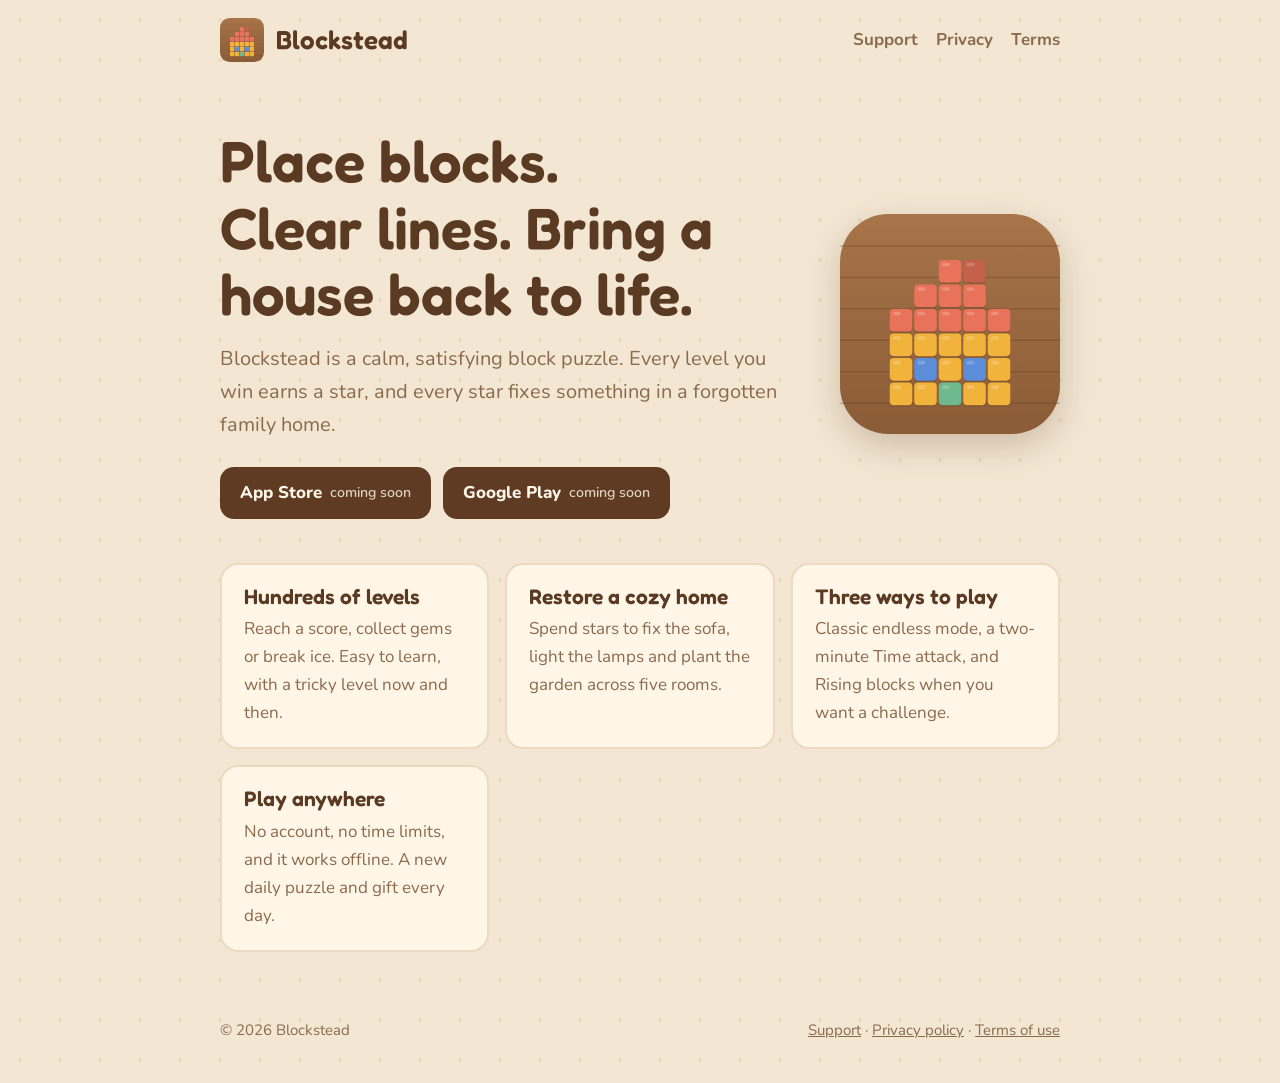
<file: index.html>
<!doctype html>
<html lang="en">
<head>
  <meta charset="utf-8">
  <meta name="viewport" content="width=device-width, initial-scale=1, viewport-fit=cover">
  <title>Blockstead: Block Puzzle Home</title>
  <meta name="description" content="Blockstead is a relaxing block puzzle game. Clear lines, solve levels and restore a cozy house, one room at a time.">
  <link rel="icon" href="icon.svg" type="image/svg+xml">
  <link rel="preconnect" href="https://fonts.googleapis.com">
  <link rel="preconnect" href="https://fonts.gstatic.com" crossorigin>
  <link rel="stylesheet" href="https://fonts.googleapis.com/css2?family=Fredoka:wght@600&family=Nunito:wght@400;700;800&display=swap">
  <link rel="stylesheet" href="style.css">
</head>
<body>
  <div class="wrap">
    <header class="site">
      <a class="brand" href="./"><img src="icon.svg" alt="">Blockstead</a>
      <nav class="links" aria-label="Site">
        <a href="support">Support</a>
        <a href="privacy">Privacy</a>
        <a href="terms">Terms</a>
      </nav>
    </header>

    <main>
      <section class="hero">
        <div>
          <h1>Place blocks. Clear lines. Bring a house back to life.</h1>
          <p class="lede">Blockstead is a calm, satisfying block puzzle. Every level you win earns a star, and every star fixes something in a forgotten family home.</p>
          <div class="badges" aria-label="Coming soon">
            <span class="badge">App Store <small>coming soon</small></span>
            <span class="badge">Google Play <small>coming soon</small></span>
          </div>
        </div>
        <img src="icon.svg" alt="Blockstead app icon: a little house built from colorful blocks">
      </section>

      <section class="features" aria-label="Features">
        <div class="feature">
          <h3>Hundreds of levels</h3>
          <p>Reach a score, collect gems or break ice. Easy to learn, with a tricky level now and then.</p>
        </div>
        <div class="feature">
          <h3>Restore a cozy home</h3>
          <p>Spend stars to fix the sofa, light the lamps and plant the garden across five rooms.</p>
        </div>
        <div class="feature">
          <h3>Three ways to play</h3>
          <p>Classic endless mode, a two-minute Time attack, and Rising blocks when you want a challenge.</p>
        </div>
        <div class="feature">
          <h3>Play anywhere</h3>
          <p>No account, no time limits, and it works offline. A new daily puzzle and gift every day.</p>
        </div>
      </section>
    </main>

    <footer class="site">
      <span>© 2026 Blockstead</span>
      <span><a href="support">Support</a> · <a href="privacy">Privacy policy</a> · <a href="terms">Terms of use</a></span>
    </footer>
  </div>
</body>
</html>
</file>
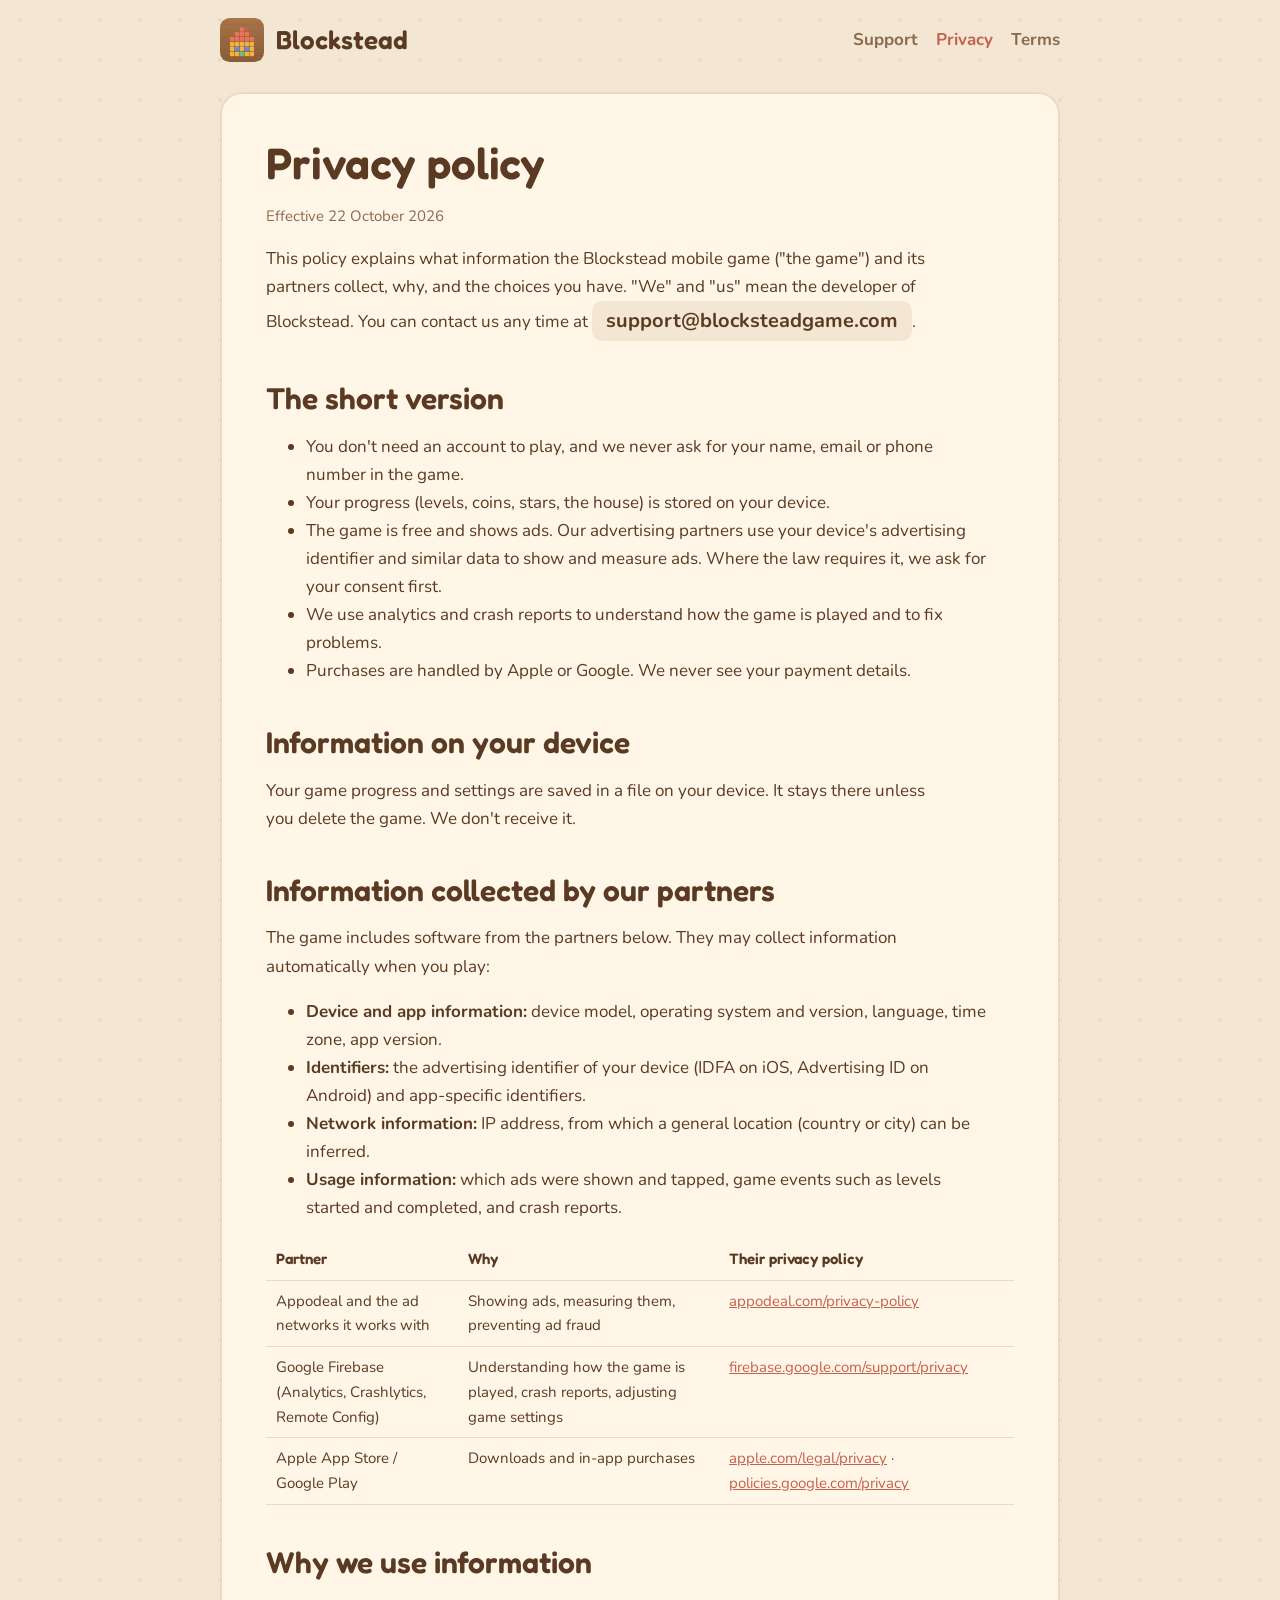
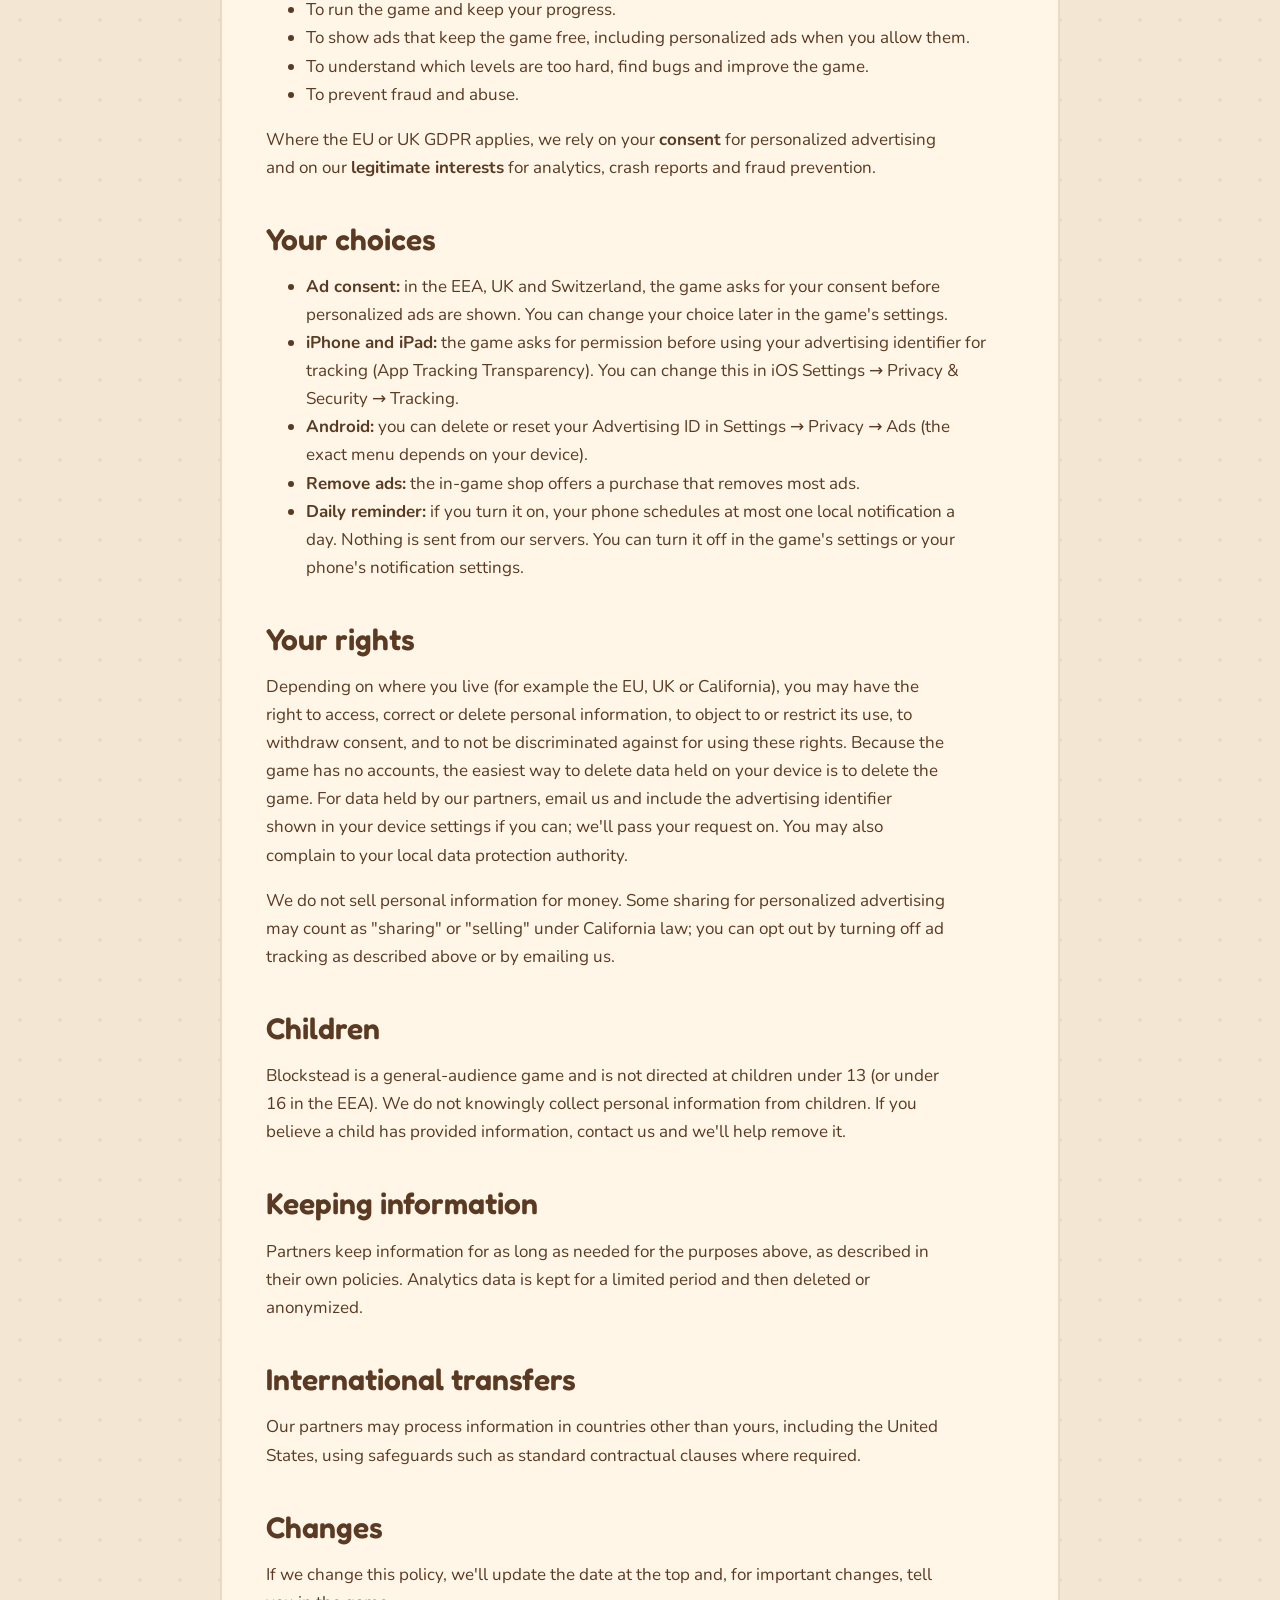
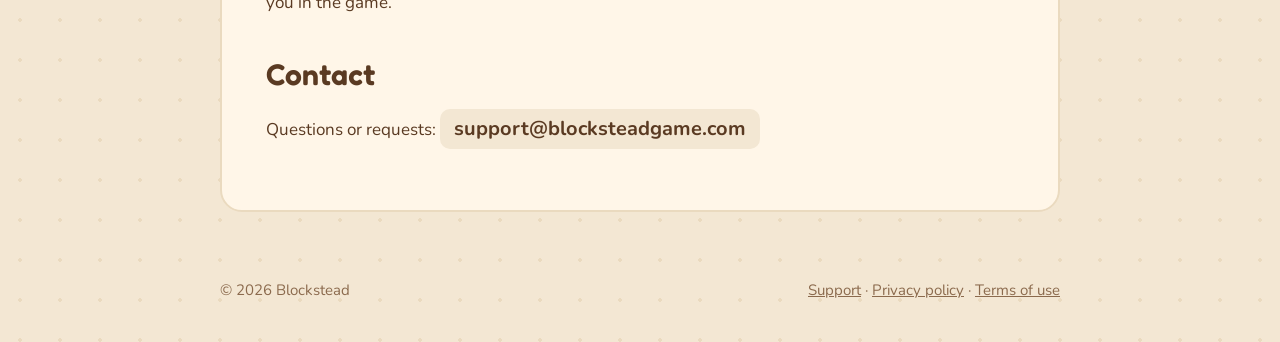
<file: privacy.html>
<!doctype html>
<html lang="en">
<head>
  <meta charset="utf-8">
  <meta name="viewport" content="width=device-width, initial-scale=1, viewport-fit=cover">
  <title>Blockstead Privacy Policy</title>
  <meta name="description" content="How the Blockstead game handles your data.">
  <link rel="icon" href="icon.svg" type="image/svg+xml">
  <link rel="preconnect" href="https://fonts.googleapis.com">
  <link rel="preconnect" href="https://fonts.gstatic.com" crossorigin>
  <link rel="stylesheet" href="https://fonts.googleapis.com/css2?family=Fredoka:wght@600&family=Nunito:wght@400;700;800&display=swap">
  <link rel="stylesheet" href="style.css">
</head>
<body>
  <div class="wrap">
    <header class="site">
      <a class="brand" href="./"><img src="icon.svg" alt="">Blockstead</a>
      <nav class="links" aria-label="Site">
        <a href="support">Support</a>
        <a href="privacy" aria-current="page">Privacy</a>
        <a href="terms">Terms</a>
      </nav>
    </header>

    <main>
      <article class="doc">
        <h1>Privacy policy</h1>
        <p class="meta">Effective 22 October 2026</p>

        <p>This policy explains what information the Blockstead mobile game ("the game") and its partners collect, why, and the choices you have. "We" and "us" mean the developer of Blockstead. You can contact us any time at <span class="email">support@blocksteadgame.com</span>.</p>

        <h2>The short version</h2>
        <ul>
          <li>You don't need an account to play, and we never ask for your name, email or phone number in the game.</li>
          <li>Your progress (levels, coins, stars, the house) is stored on your device.</li>
          <li>The game is free and shows ads. Our advertising partners use your device's advertising identifier and similar data to show and measure ads. Where the law requires it, we ask for your consent first.</li>
          <li>We use analytics and crash reports to understand how the game is played and to fix problems.</li>
          <li>Purchases are handled by Apple or Google. We never see your payment details.</li>
        </ul>

        <h2>Information on your device</h2>
        <p>Your game progress and settings are saved in a file on your device. It stays there unless you delete the game. We don't receive it.</p>

        <h2>Information collected by our partners</h2>
        <p>The game includes software from the partners below. They may collect information automatically when you play:</p>
        <ul>
          <li><strong>Device and app information:</strong> device model, operating system and version, language, time zone, app version.</li>
          <li><strong>Identifiers:</strong> the advertising identifier of your device (IDFA on iOS, Advertising ID on Android) and app-specific identifiers.</li>
          <li><strong>Network information:</strong> IP address, from which a general location (country or city) can be inferred.</li>
          <li><strong>Usage information:</strong> which ads were shown and tapped, game events such as levels started and completed, and crash reports.</li>
        </ul>

        <div class="table-scroll">
        <table class="partners">
          <thead><tr><th>Partner</th><th>Why</th><th>Their privacy policy</th></tr></thead>
          <tbody>
            <tr><td>Appodeal and the ad networks it works with</td><td>Showing ads, measuring them, preventing ad fraud</td><td><a href="https://appodeal.com/privacy-policy/">appodeal.com/privacy-policy</a></td></tr>
            <tr><td>Google Firebase (Analytics, Crashlytics, Remote Config)</td><td>Understanding how the game is played, crash reports, adjusting game settings</td><td><a href="https://firebase.google.com/support/privacy">firebase.google.com/support/privacy</a></td></tr>
            <tr><td>Apple App Store / Google Play</td><td>Downloads and in-app purchases</td><td><a href="https://www.apple.com/legal/privacy/">apple.com/legal/privacy</a> · <a href="https://policies.google.com/privacy">policies.google.com/privacy</a></td></tr>
          </tbody>
        </table>
        </div>

        <h2>Why we use information</h2>
        <ul>
          <li>To run the game and keep your progress.</li>
          <li>To show ads that keep the game free, including personalized ads when you allow them.</li>
          <li>To understand which levels are too hard, find bugs and improve the game.</li>
          <li>To prevent fraud and abuse.</li>
        </ul>
        <p>Where the EU or UK GDPR applies, we rely on your <strong>consent</strong> for personalized advertising and on our <strong>legitimate interests</strong> for analytics, crash reports and fraud prevention.</p>

        <h2>Your choices</h2>
        <ul>
          <li><strong>Ad consent:</strong> in the EEA, UK and Switzerland, the game asks for your consent before personalized ads are shown. You can change your choice later in the game's settings.</li>
          <li><strong>iPhone and iPad:</strong> the game asks for permission before using your advertising identifier for tracking (App Tracking Transparency). You can change this in iOS Settings → Privacy &amp; Security → Tracking.</li>
          <li><strong>Android:</strong> you can delete or reset your Advertising ID in Settings → Privacy → Ads (the exact menu depends on your device).</li>
          <li><strong>Remove ads:</strong> the in-game shop offers a purchase that removes most ads.</li>
          <li><strong>Daily reminder:</strong> if you turn it on, your phone schedules at most one local notification a day. Nothing is sent from our servers. You can turn it off in the game's settings or your phone's notification settings.</li>
        </ul>

        <h2 id="your-rights">Your rights</h2>
        <p>Depending on where you live (for example the EU, UK or California), you may have the right to access, correct or delete personal information, to object to or restrict its use, to withdraw consent, and to not be discriminated against for using these rights. Because the game has no accounts, the easiest way to delete data held on your device is to delete the game. For data held by our partners, email us and include the advertising identifier shown in your device settings if you can; we'll pass your request on. You may also complain to your local data protection authority.</p>
        <p>We do not sell personal information for money. Some sharing for personalized advertising may count as "sharing" or "selling" under California law; you can opt out by turning off ad tracking as described above or by emailing us.</p>

        <h2>Children</h2>
        <p>Blockstead is a general-audience game and is not directed at children under 13 (or under 16 in the EEA). We do not knowingly collect personal information from children. If you believe a child has provided information, contact us and we'll help remove it.</p>

        <h2>Keeping information</h2>
        <p>Partners keep information for as long as needed for the purposes above, as described in their own policies. Analytics data is kept for a limited period and then deleted or anonymized.</p>

        <h2>International transfers</h2>
        <p>Our partners may process information in countries other than yours, including the United States, using safeguards such as standard contractual clauses where required.</p>

        <h2>Changes</h2>
        <p>If we change this policy, we'll update the date at the top and, for important changes, tell you in the game.</p>

        <h2>Contact</h2>
        <p>Questions or requests: <span class="email">support@blocksteadgame.com</span></p>
      </article>
    </main>

    <footer class="site">
      <span>© 2026 Blockstead</span>
      <span><a href="support">Support</a> · <a href="privacy">Privacy policy</a> · <a href="terms">Terms of use</a></span>
    </footer>
  </div>
</body>
</html>
</file>
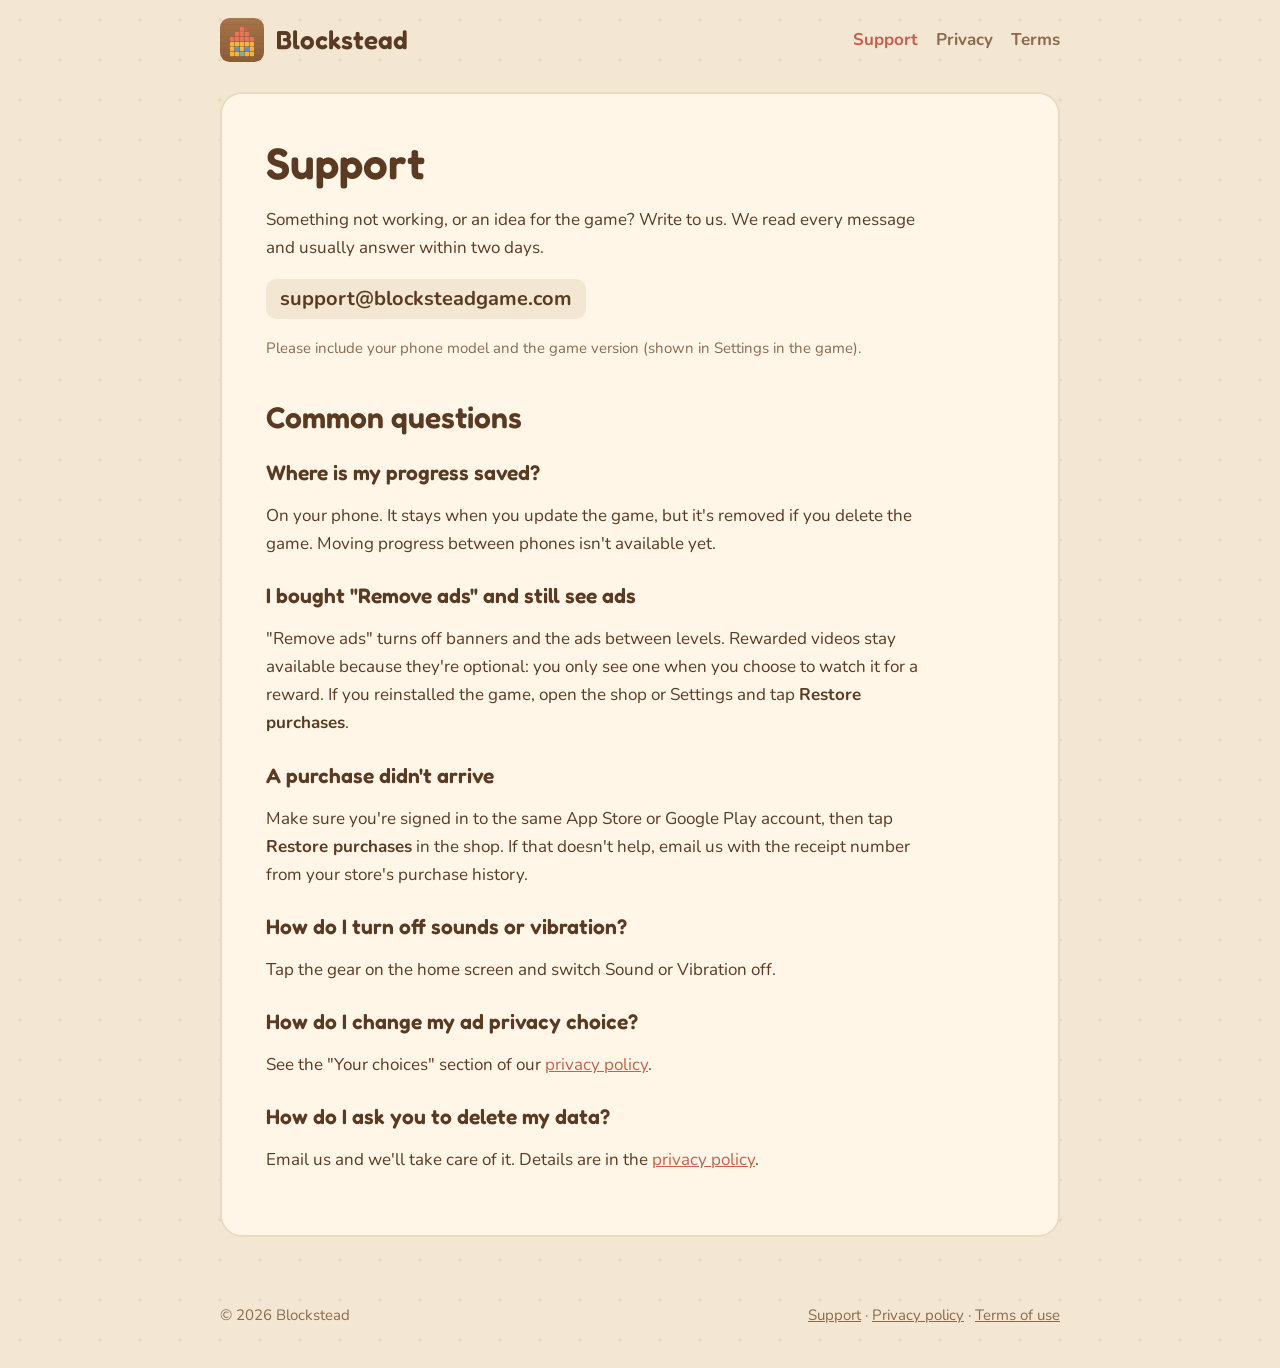
<file: support.html>
<!doctype html>
<html lang="en">
<head>
  <meta charset="utf-8">
  <meta name="viewport" content="width=device-width, initial-scale=1, viewport-fit=cover">
  <title>Blockstead Support</title>
  <meta name="description" content="Help with Blockstead: progress, purchases, ads and contacting us.">
  <link rel="icon" href="icon.svg" type="image/svg+xml">
  <link rel="preconnect" href="https://fonts.googleapis.com">
  <link rel="preconnect" href="https://fonts.gstatic.com" crossorigin>
  <link rel="stylesheet" href="https://fonts.googleapis.com/css2?family=Fredoka:wght@600&family=Nunito:wght@400;700;800&display=swap">
  <link rel="stylesheet" href="style.css">
</head>
<body>
  <div class="wrap">
    <header class="site">
      <a class="brand" href="./"><img src="icon.svg" alt="">Blockstead</a>
      <nav class="links" aria-label="Site">
        <a href="support" aria-current="page">Support</a>
        <a href="privacy">Privacy</a>
        <a href="terms">Terms</a>
      </nav>
    </header>

    <main>
      <article class="doc">
        <h1>Support</h1>
        <p>Something not working, or an idea for the game? Write to us. We read every message and usually answer within two days.</p>
        <p><span class="email">support@blocksteadgame.com</span></p>
        <p class="meta">Please include your phone model and the game version (shown in Settings in the game).</p>

        <h2>Common questions</h2>

        <h3>Where is my progress saved?</h3>
        <p>On your phone. It stays when you update the game, but it's removed if you delete the game. Moving progress between phones isn't available yet.</p>

        <h3>I bought "Remove ads" and still see ads</h3>
        <p>"Remove ads" turns off banners and the ads between levels. Rewarded videos stay available because they're optional: you only see one when you choose to watch it for a reward. If you reinstalled the game, open the shop or Settings and tap <strong>Restore purchases</strong>.</p>

        <h3>A purchase didn't arrive</h3>
        <p>Make sure you're signed in to the same App Store or Google Play account, then tap <strong>Restore purchases</strong> in the shop. If that doesn't help, email us with the receipt number from your store's purchase history.</p>

        <h3>How do I turn off sounds or vibration?</h3>
        <p>Tap the gear on the home screen and switch Sound or Vibration off.</p>

        <h3>How do I change my ad privacy choice?</h3>
        <p>See the "Your choices" section of our <a href="privacy">privacy policy</a>.</p>

        <h3>How do I ask you to delete my data?</h3>
        <p>Email us and we'll take care of it. Details are in the <a href="privacy">privacy policy</a>.</p>
      </article>
    </main>

    <footer class="site">
      <span>© 2026 Blockstead</span>
      <span><a href="support">Support</a> · <a href="privacy">Privacy policy</a> · <a href="terms">Terms of use</a></span>
    </footer>
  </div>
</body>
</html>
</file>
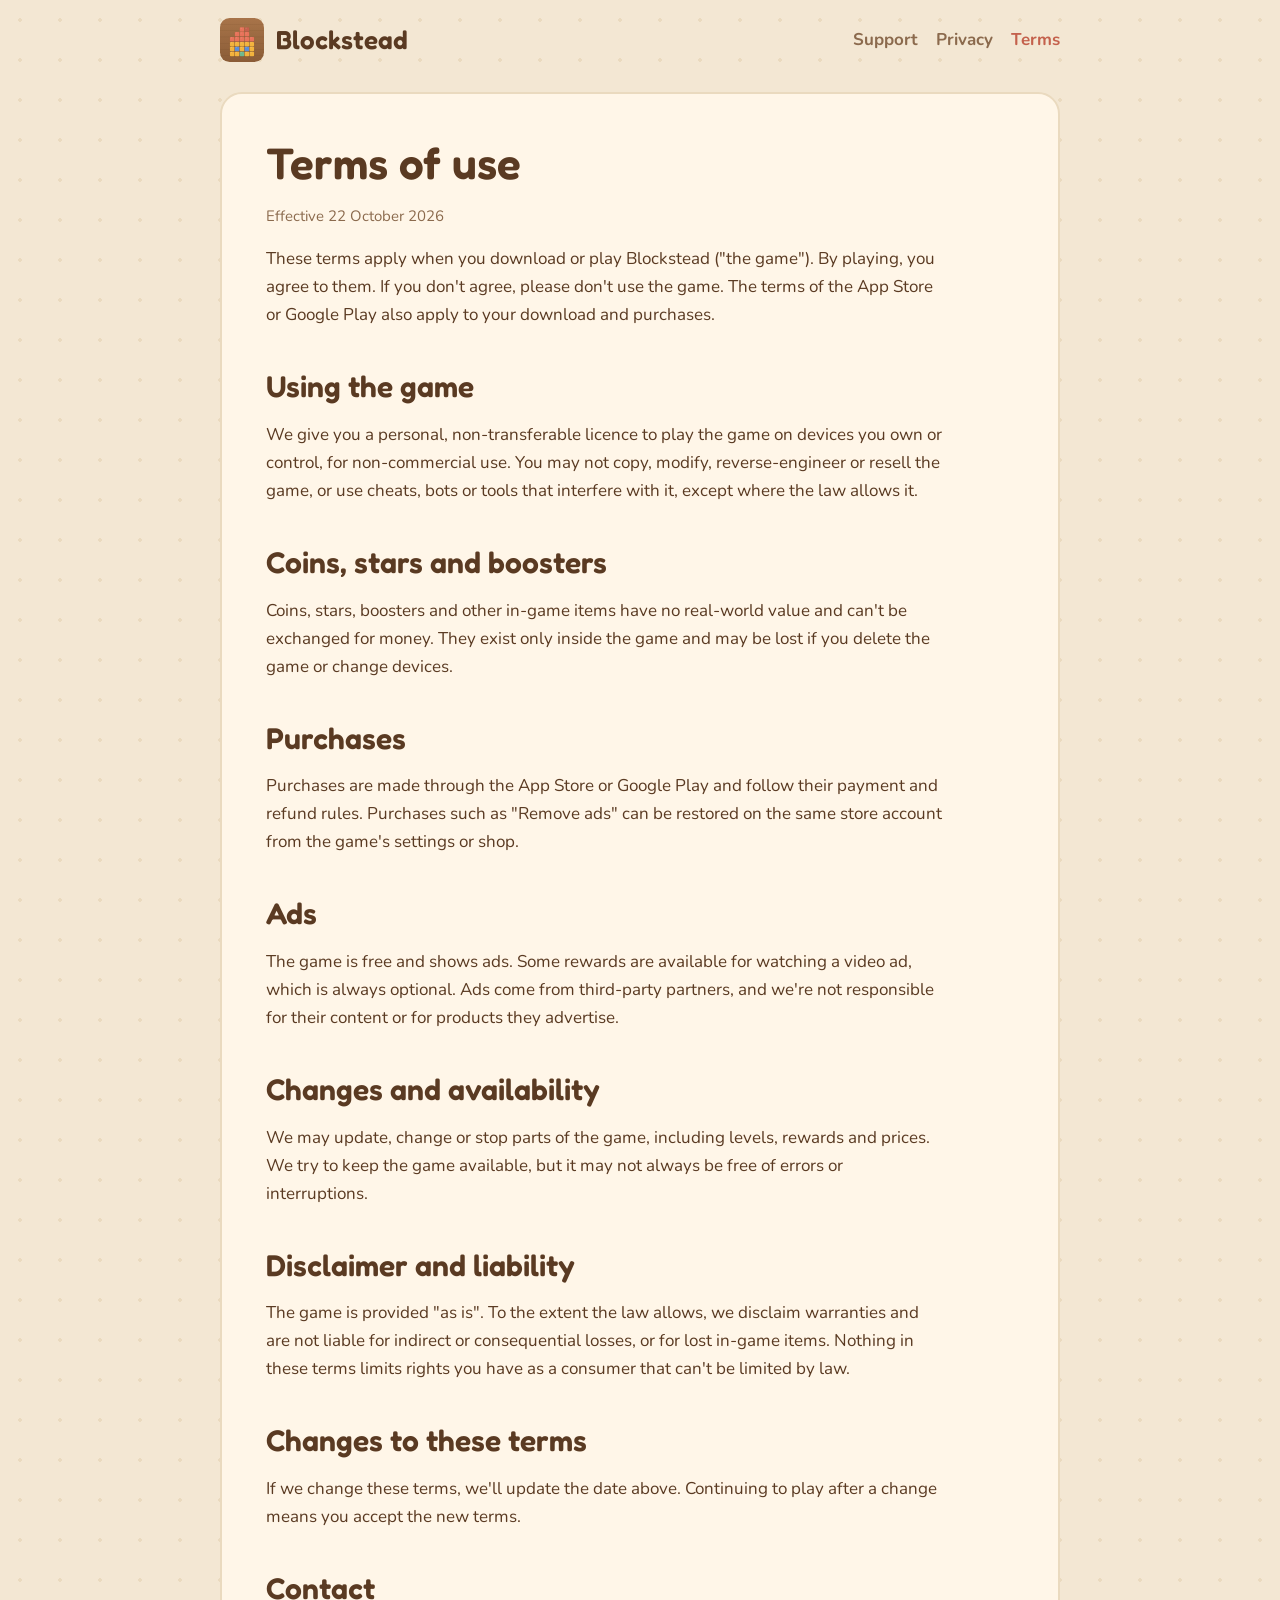
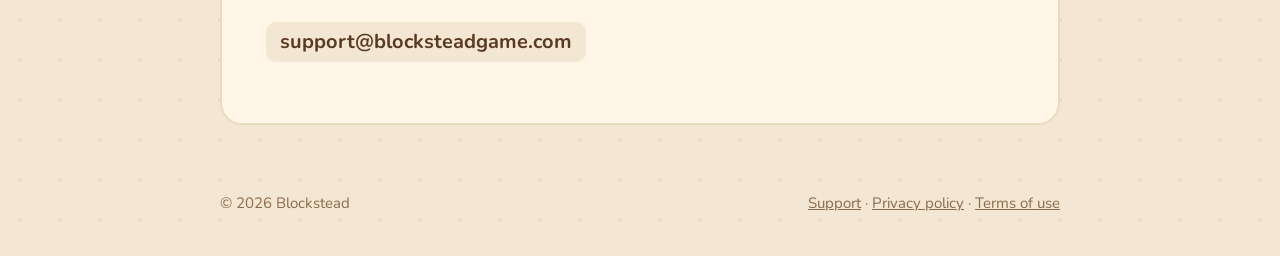
<file: terms.html>
<!doctype html>
<html lang="en">
<head>
  <meta charset="utf-8">
  <meta name="viewport" content="width=device-width, initial-scale=1, viewport-fit=cover">
  <title>Blockstead Terms of Use</title>
  <meta name="description" content="The terms for playing Blockstead.">
  <link rel="icon" href="icon.svg" type="image/svg+xml">
  <link rel="preconnect" href="https://fonts.googleapis.com">
  <link rel="preconnect" href="https://fonts.gstatic.com" crossorigin>
  <link rel="stylesheet" href="https://fonts.googleapis.com/css2?family=Fredoka:wght@600&family=Nunito:wght@400;700;800&display=swap">
  <link rel="stylesheet" href="style.css">
</head>
<body>
  <div class="wrap">
    <header class="site">
      <a class="brand" href="./"><img src="icon.svg" alt="">Blockstead</a>
      <nav class="links" aria-label="Site">
        <a href="support">Support</a>
        <a href="privacy">Privacy</a>
        <a href="terms" aria-current="page">Terms</a>
      </nav>
    </header>

    <main>
      <article class="doc">
        <h1>Terms of use</h1>
        <p class="meta">Effective 22 October 2026</p>

        <p>These terms apply when you download or play Blockstead ("the game"). By playing, you agree to them. If you don't agree, please don't use the game. The terms of the App Store or Google Play also apply to your download and purchases.</p>

        <h2>Using the game</h2>
        <p>We give you a personal, non-transferable licence to play the game on devices you own or control, for non-commercial use. You may not copy, modify, reverse-engineer or resell the game, or use cheats, bots or tools that interfere with it, except where the law allows it.</p>

        <h2>Coins, stars and boosters</h2>
        <p>Coins, stars, boosters and other in-game items have no real-world value and can't be exchanged for money. They exist only inside the game and may be lost if you delete the game or change devices.</p>

        <h2>Purchases</h2>
        <p>Purchases are made through the App Store or Google Play and follow their payment and refund rules. Purchases such as "Remove ads" can be restored on the same store account from the game's settings or shop.</p>

        <h2>Ads</h2>
        <p>The game is free and shows ads. Some rewards are available for watching a video ad, which is always optional. Ads come from third-party partners, and we're not responsible for their content or for products they advertise.</p>

        <h2>Changes and availability</h2>
        <p>We may update, change or stop parts of the game, including levels, rewards and prices. We try to keep the game available, but it may not always be free of errors or interruptions.</p>

        <h2>Disclaimer and liability</h2>
        <p>The game is provided "as is". To the extent the law allows, we disclaim warranties and are not liable for indirect or consequential losses, or for lost in-game items. Nothing in these terms limits rights you have as a consumer that can't be limited by law.</p>

        <h2>Changes to these terms</h2>
        <p>If we change these terms, we'll update the date above. Continuing to play after a change means you accept the new terms.</p>

        <h2>Contact</h2>
        <p><span class="email">support@blocksteadgame.com</span></p>
      </article>
    </main>

    <footer class="site">
      <span>© 2026 Blockstead</span>
      <span><a href="support">Support</a> · <a href="privacy">Privacy policy</a> · <a href="terms">Terms of use</a></span>
    </footer>
  </div>
</body>
</html>
</file>
<file: style.css>
/* Blockstead website — same cozy wood palette as the game. */
:root {
  --cream: #f3e7d3;
  --cream-dark: #eadabf;
  --panel: #fff6e8;
  --wood: #8a5c37;
  --wood-dark: #5e3b22;
  --text: #5a3a22;
  --text-dim: #8b6a4d;
  --coral: #e8735a;
  --coral-dark: #c4614c;
  --sage: #6fb98f;
  --display: "Fredoka", "Trebuchet MS", "Avenir Next", system-ui, sans-serif;
  --body: "Nunito", system-ui, -apple-system, "Segoe UI", sans-serif;
  color-scheme: light;
}

* { box-sizing: border-box; }

body {
  margin: 0;
  background: var(--cream);
  background-image: radial-gradient(var(--cream-dark) 2px, transparent 2px);
  background-size: 40px 40px;
  color: var(--text);
  font: 17px/1.65 var(--body);
}

a { color: var(--coral-dark); }
a:focus-visible, button:focus-visible { outline: 3px solid var(--coral); outline-offset: 3px; }

.wrap {
  max-width: 880px;
  margin: 0 auto;
  padding-left: max(20px, env(safe-area-inset-left, 0px));
  padding-right: max(20px, env(safe-area-inset-right, 0px));
}

header.site {
  padding-block: 18px;
  display: flex;
  align-items: center;
  justify-content: space-between;
  gap: 16px;
  flex-wrap: wrap;
}

.brand {
  display: flex;
  align-items: center;
  gap: 12px;
  text-decoration: none;
  color: var(--text);
  font: 600 26px/1 var(--display);
}
.brand img { width: 44px; height: 44px; }

nav.links { display: flex; gap: 18px; flex-wrap: wrap; font-weight: 700; }
nav.links a { color: var(--text-dim); text-decoration: none; }
nav.links a:hover, nav.links a[aria-current="page"] { color: var(--coral-dark); }

.hero {
  display: grid;
  grid-template-columns: minmax(0, 1fr) auto;
  gap: 40px;
  align-items: center;
  padding-block: 48px 32px;
}
.hero img { width: 220px; height: 220px; filter: drop-shadow(0 12px 18px rgba(94, 59, 34, .25)); }
@media (max-width: 680px) {
  .hero { grid-template-columns: minmax(0, 1fr); text-align: center; }
  .hero img { margin: 0 auto; width: 160px; height: 160px; order: -1; }
}

h1, h2, h3 { font-family: var(--display); font-weight: 600; line-height: 1.15; text-wrap: balance; }
h1 { font-size: clamp(36px, 6vw, 58px); margin: 0 0 14px; }
h2 { font-size: 30px; margin: 40px 0 10px; }
h3 { font-size: 21px; margin: 26px 0 6px; }

.lede { font-size: 20px; color: var(--text-dim); max-width: 34em; margin: 0; }
.hero .lede { margin-inline: auto 0; }
@media (max-width: 680px) { .hero .lede { margin-inline: auto; } }

.badges { display: flex; gap: 12px; flex-wrap: wrap; margin-top: 26px; }
@media (max-width: 680px) { .badges { justify-content: center; } }
.badge {
  display: inline-flex;
  align-items: center;
  gap: 8px;
  padding: 12px 20px;
  border-radius: 14px;
  background: var(--wood-dark);
  color: var(--panel);
  font-weight: 800;
  text-decoration: none;
}
.badge small { font-weight: 600; opacity: .8; }

.features {
  display: grid;
  grid-template-columns: repeat(auto-fit, minmax(230px, 1fr));
  gap: 16px;
  padding-block: 12px 40px;
}
.feature {
  background: var(--panel);
  border-radius: 18px;
  padding: 20px 22px;
  border: 2px solid var(--cream-dark);
}
.feature h3 { margin-top: 0; }
.feature p { margin: 0; color: var(--text-dim); }

article.doc {
  background: var(--panel);
  border-radius: 22px;
  padding: clamp(20px, 5vw, 44px);
  margin-block: 12px 40px;
  border: 2px solid var(--cream-dark);
}
article.doc h1 { font-size: clamp(32px, 5vw, 44px); }
article.doc p, article.doc li { max-width: 68ch; }
article.doc .meta { color: var(--text-dim); font-size: 15px; }

.note {
  background: #fdeee3;
  border-left: 4px solid var(--coral);
  border-radius: 0 12px 12px 0;
  padding: 12px 16px;
  margin: 18px 0;
}

table.partners { border-collapse: collapse; width: 100%; font-size: 15px; }
.table-scroll { overflow-x: auto; }
table.partners th, table.partners td { text-align: left; padding: 8px 10px; border-bottom: 1px solid var(--cream-dark); vertical-align: top; }
table.partners th { font-family: var(--display); font-weight: 600; }

.email {
  display: inline-block;
  font: 700 20px/1 var(--body);
  background: var(--cream);
  padding: 10px 14px;
  border-radius: 10px;
  user-select: all;
}

footer.site {
  padding-block: 26px 40px;
  color: var(--text-dim);
  font-size: 15px;
  display: flex;
  justify-content: space-between;
  gap: 12px;
  flex-wrap: wrap;
}
footer.site a { color: var(--text-dim); }
</file>
